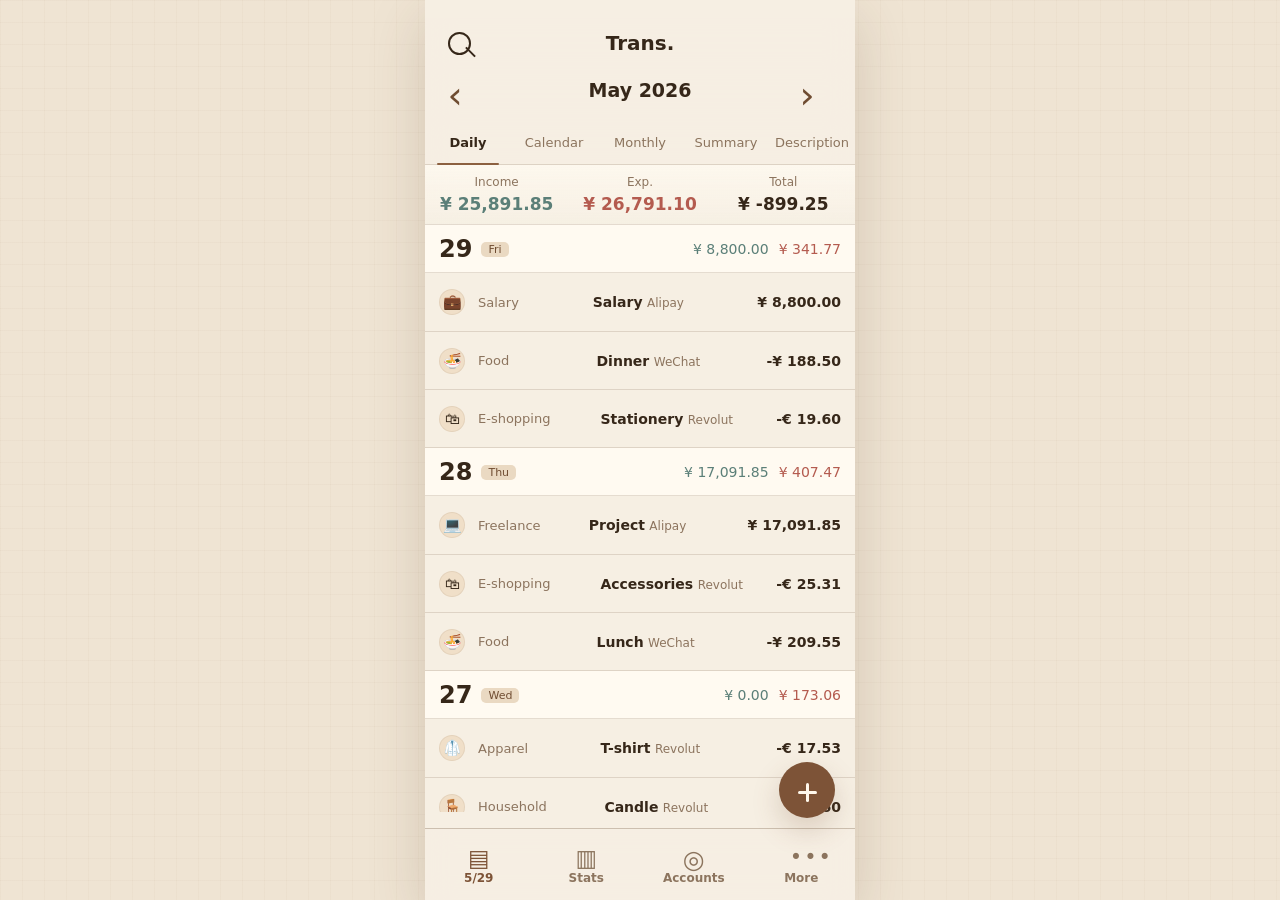
<file: index.html>
<!doctype html>
<html lang="zh-CN">
  <head>
    <meta charset="utf-8" />
    <meta name="viewport" content="width=device-width, initial-scale=1, viewport-fit=cover, maximum-scale=1, user-scalable=no" />
    <title>Aurum Ledger</title>
    <meta name="theme-color" content="#f6efe3" />
    <meta name="apple-mobile-web-app-capable" content="yes" />
    <meta name="apple-mobile-web-app-status-bar-style" content="default" />
    <meta name="apple-mobile-web-app-title" content="Aurum Ledger" />
    <link rel="manifest" href="./manifest.json" />
    <link rel="apple-touch-icon" href="./icon.svg" />
    <link rel="stylesheet" href="./styles.css?v=20260530c" />
  </head>
  <body>
    <main class="phone-shell" aria-label="Aurum Ledger money tracker">
      <section class="screen is-active" id="screen-trans" aria-labelledby="trans-title">
        <header class="topbar">
          <button class="icon-btn" id="search-btn" aria-label="Search">
            <span class="icon search"></span>
          </button>
          <h1 id="trans-title">Trans.</h1>
          <span></span>
        </header>

        <div class="month-switch">
          <button class="plain-btn month-nav" data-step="-1" aria-label="上个月">‹</button>
          <strong id="trans-month-title">May 2026</strong>
          <button class="plain-btn month-nav" data-step="1" aria-label="下个月">›</button>
        </div>

        <nav class="view-tabs" aria-label="交易展示方式">
          <button class="view-tab is-active" data-view="daily">Daily</button>
          <button class="view-tab" data-view="calendar">Calendar</button>
          <button class="view-tab" data-view="monthly">Monthly</button>
          <button class="view-tab" data-view="summary">Summary</button>
          <button class="view-tab" data-view="description">Description</button>
        </nav>

        <section class="monthly-strip" aria-label="本月收支">
          <div>
            <span>Income</span>
            <strong class="income" id="trans-income">¥ 0.00</strong>
          </div>
          <div>
            <span>Exp.</span>
            <strong class="expense" id="trans-expense">¥ 0.00</strong>
          </div>
          <div>
            <span>Total</span>
            <strong id="trans-total">¥ 0.00</strong>
          </div>
        </section>

        <section class="trans-view is-active" id="view-daily" aria-label="每日交易列表">
          <div id="daily-list"></div>
        </section>

        <section class="trans-view" id="view-calendar" aria-label="日历交易">
          <div class="calendar-grid" id="calendar-grid"></div>
        </section>

        <section class="trans-view" id="view-monthly" aria-label="月度交易">
          <div class="month-cards" id="monthly-list"></div>
        </section>

        <section class="trans-view" id="view-summary" aria-label="分类摘要">
          <div class="summary-list" id="summary-list"></div>
        </section>

        <section class="trans-view" id="view-description" aria-label="描述列表">
          <div class="description-list" id="description-list"></div>
        </section>
      </section>

      <section class="screen" id="screen-stats" aria-labelledby="stats-title">
        <header class="topbar topbar-stats">
          <div class="segmented" role="tablist" aria-label="统计类型">
            <button class="is-active" data-stats-mode="stats">Stats</button>
            <button data-stats-mode="budget">Budget</button>
          </div>
          <button class="icon-btn budget-edit-btn" id="budget-edit-btn" aria-label="Edit budget">
            <span class="icon pencil"></span>
          </button>
          <select class="period-select" aria-label="统计周期">
            <option>M</option>
            <option>Y</option>
          </select>
        </header>
        <div class="month-switch">
          <button class="plain-btn month-nav" data-step="-1" aria-label="上个月">‹</button>
          <h1 id="stats-title">May 2026</h1>
          <button class="plain-btn month-nav" data-step="1" aria-label="下个月">›</button>
        </div>
        <section class="stats-toggle">
          <button>Income <span id="stats-income">¥ 0.00</span></button>
          <button class="is-active">Exp. <span id="stats-expense">¥ 0.00</span></button>
        </section>
        <div class="stats-content is-active" id="stats-content">
          <section class="chart-panel">
            <div class="donut" id="donut-chart" aria-label="支出分类占比图"></div>
            <div class="donut-center">
              <span>Outcome</span>
              <strong id="donut-total">¥ 0.00</strong>
            </div>
          </section>
          <section class="rank-list" id="rank-list" aria-label="支出排行"></section>
        </div>
        <div class="stats-content" id="budget-content">
          <section class="budget-overview">
            <div>
              <span>Remaining(Monthly)</span>
              <strong id="budget-remaining">¥ 0.00</strong>
            </div>
            <button class="setting-pill" id="budget-setting-btn">Budget Setting ›</button>
            <div class="budget-progress">
              <div class="progress-meta">
                <span>Monthly</span>
                <strong id="budget-monthly">¥ 0.00</strong>
              </div>
              <div class="progress-track"><span id="budget-progress-bar"></span></div>
              <div class="progress-meta">
                <strong id="budget-used">0.00</strong>
                <strong id="budget-percent">0%</strong>
              </div>
            </div>
          </section>
          <section class="budget-list" id="budget-list" aria-label="预算分类"></section>
        </div>
      </section>

      <section class="screen" id="screen-accounts" aria-labelledby="accounts-title">
        <header class="topbar">
          <span></span>
          <h1 id="accounts-title">Accounts</h1>
          <div class="top-actions">
            <button class="icon-btn" id="edit-account-btn" aria-label="Edit accounts">
              <span class="icon pencil"></span>
            </button>
            <button class="icon-btn" id="add-account-btn" aria-label="Add account">
              <span class="icon plus"></span>
            </button>
          </div>
        </header>
        <section class="account-summary">
          <div>
            <span>Assets</span>
            <strong class="income" id="asset-total">¥ 0.00</strong>
          </div>
          <div>
            <span>Liabilities</span>
            <strong class="expense" id="liability-total">¥ 0.00</strong>
          </div>
          <div>
            <span>Total</span>
            <strong id="net-total">¥ 0.00</strong>
          </div>
        </section>
        <section class="currency-panel">
          <select id="display-currency">
            <option value="CNY">CNY ¥</option>
            <option value="EUR">EUR €</option>
            <option value="USD">USD US$</option>
          </select>
          <input id="manual-rate" type="number" min="0" step="0.0001" aria-label="Exchange rate" />
          <button id="apply-manual-rate" class="gold-btn">Apply</button>
        </section>
        <section class="account-list" id="account-list"></section>
      </section>

      <section class="screen" id="screen-more" aria-labelledby="more-title">
        <header class="topbar">
          <span></span>
          <h1 id="more-title">More</h1>
          <strong class="version">1.0 AF</strong>
        </header>
        <section class="settings-list">
          <h2>Data</h2>
          <button id="export-records-btn"><span class="mini-icon export-icon" aria-hidden="true"></span><span class="setting-label"><strong>Export Records</strong><small>Export Trans. data for a date range</small></span></button>
          <button id="import-records-btn"><span class="mini-icon import-icon" aria-hidden="true"></span><span class="setting-label"><strong>Import Records</strong><small>Restore Trans. data from a backup file</small></span></button>
          <h2>Preferences</h2>
          <button id="language-btn"><span class="mini-icon">Aa</span><span class="setting-label"><strong>Language</strong><small id="language-summary">English</small></span></button>
        </section>
      </section>

      <button class="fab" id="add-trans-btn" aria-label="Add transaction">
        <span class="icon plus"></span>
      </button>

      <nav class="bottom-nav" aria-label="主导航">
        <button class="nav-item is-active" data-screen="trans">
          <span class="nav-icon book"></span>
          <strong>5/29</strong>
        </button>
        <button class="nav-item" data-screen="stats">
          <span class="nav-icon bars"></span>
          <strong>Stats</strong>
        </button>
        <button class="nav-item" data-screen="accounts">
          <span class="nav-icon coins"></span>
          <strong>Accounts</strong>
        </button>
        <button class="nav-item" data-screen="more">
          <span class="nav-icon dots"></span>
          <strong>More</strong>
        </button>
      </nav>
    </main>

    <dialog class="modal" id="transaction-modal">
      <form method="dialog" class="modal-card" id="transaction-form">
        <header>
          <button value="cancel" class="icon-btn" aria-label="Close">‹</button>
          <h2 id="transaction-modal-title">Add Trans.</h2>
          <button value="save" class="gold-text">Save</button>
        </header>
        <input name="id" type="hidden" />
        <div class="type-switch">
          <input type="radio" id="type-income" name="type" value="income" />
          <label for="type-income">Income</label>
          <input type="radio" id="type-expense" name="type" value="expense" checked />
          <label for="type-expense">Expense</label>
          <input type="radio" id="type-transfer" name="type" value="transfer" />
          <label for="type-transfer">Transfer</label>
        </div>
        <label>Date <input name="date" type="date" value="2026-05-29" /></label>
        <label>Amount <input name="amount" type="number" min="0" step="0.01" value="88" /></label>
        <label>Currency
          <select name="currency">
            <option value="CNY">CNY ¥</option>
            <option value="EUR">EUR €</option>
            <option value="USD">USD US$</option>
          </select>
        </label>
        <div class="normal-fields" id="normal-fields">
        <label>Category
          <input name="category" type="hidden" value="Food" />
          <button type="button" class="line-picker" id="category-picker-btn">🍜 Food</button>
        </label>
        <label>Account
          <select name="account" id="trans-account-select"></select>
        </label>
        </div>
        <div class="transfer-fields" id="transfer-fields">
          <label>From <select name="fromAccount" id="transfer-from-select"></select></label>
          <label>To <select name="toAccount" id="transfer-to-select"></select></label>
          <label>Exchange rate <input name="transferRate" type="number" min="0" step="0.0001" value="7.82" /></label>
          <label>To amount <input name="toAmount" type="number" min="0" step="0.01" value="688.16" /></label>
          <label>Fees <input name="fees" type="number" min="0" step="0.01" value="0" /></label>
        </div>
        <label>Note <input name="note" type="text" value="Coffee" /></label>
        <label>Description <textarea name="description" rows="3" placeholder="Add memo, receipt or details"></textarea></label>
        <div class="modal-actions">
          <button value="delete" class="danger-btn" id="delete-transaction-btn">Delete</button>
          <button value="cancel" class="outline-btn">Cancel</button>
          <button value="save" class="gold-btn">Add transaction</button>
        </div>
      </form>
    </dialog>

    <dialog class="modal" id="account-modal">
      <form method="dialog" class="modal-card" id="account-form">
        <header>
          <button value="cancel" class="icon-btn" aria-label="Close">‹</button>
          <h2 id="account-modal-title">Add Account</h2>
          <button value="save" class="gold-text">Save</button>
        </header>
        <input name="id" type="hidden" />
        <label>Name <input name="name" type="text" value="New Wallet" /></label>
        <label>Group
          <select name="group">
            <option>Cash</option>
            <option>Accounts</option>
            <option>Card</option>
            <option>Investments</option>
          </select>
        </label>
        <label>Currency
          <select name="currency">
            <option value="CNY">CNY ¥</option>
            <option value="EUR">EUR €</option>
            <option value="USD">USD US$</option>
          </select>
        </label>
        <label>Balance <input name="balance" type="number" step="0.01" value="1000" /></label>
        <label class="check-row"><input name="liability" type="checkbox" /> Liability account</label>
        <div class="modal-actions">
          <button value="delete" class="danger-btn" id="delete-account-btn">Delete</button>
          <button value="cancel" class="outline-btn">Cancel</button>
          <button value="save" class="gold-btn">Add account</button>
        </div>
      </form>
    </dialog>

    <dialog class="modal sheet-modal" id="category-modal">
      <form method="dialog" class="modal-card compact-card category-card" id="category-form">
        <header>
          <button value="cancel" class="icon-btn" aria-label="Close">‹</button>
          <h2>Category</h2>
          <div class="sheet-actions">
            <button type="button" class="icon-btn" id="category-edit-btn" aria-label="Edit categories"><span class="icon pencil"></span></button>
            <button value="cancel" class="icon-btn" aria-label="Close category">×</button>
          </div>
        </header>
        <section class="category-grid" id="category-grid"></section>
      </form>
    </dialog>

    <dialog class="modal" id="search-modal">
      <form class="modal-card compact-card" id="search-form">
        <header>
          <button type="button" class="icon-btn" id="close-search-btn" aria-label="Close">‹</button>
          <h2>Search</h2>
          <button type="submit" class="gold-text">Done</button>
        </header>
        <input id="search-input" type="search" placeholder="Search category, account, note, description..." />
        <section class="description-list" id="search-results"></section>
      </form>
    </dialog>

    <dialog class="modal" id="budget-detail-modal">
      <form method="dialog" class="modal-card compact-card">
        <header>
          <button value="cancel" class="icon-btn" aria-label="Back">‹</button>
          <h2 id="budget-detail-title">Category</h2>
          <button value="edit" class="icon-btn" id="budget-detail-edit" aria-label="Edit budget"><span class="icon pencil"></span></button>
        </header>
        <section class="account-summary">
          <div><span>Budget</span><strong id="detail-budget">¥ 0.00</strong></div>
          <div><span>Used Amount</span><strong class="expense" id="detail-used">¥ 0.00</strong></div>
          <div><span>Remaining</span><strong id="detail-remaining">¥ 0.00</strong></div>
        </section>
        <section class="mini-chart" id="detail-chart"></section>
        <section class="description-list" id="budget-detail-list"></section>
      </form>
    </dialog>

    <dialog class="modal" id="budget-setting-modal">
      <form method="dialog" class="modal-card compact-card" id="budget-setting-form">
        <header>
          <button value="cancel" class="icon-btn" aria-label="Close">‹</button>
          <h2>Budget Setting</h2>
          <button value="save" class="gold-text">Save</button>
        </header>
        <label>Total Budget <input name="total" type="number" min="0" step="0.01" /></label>
        <section class="budget-setting-list" id="budget-setting-list"></section>
        <div class="modal-actions two-actions">
          <button value="cancel" class="outline-btn">Cancel</button>
          <button value="save" class="gold-btn">Save budget</button>
        </div>
      </form>
    </dialog>

    <dialog class="modal" id="data-modal">
      <form method="dialog" class="modal-card compact-card" id="data-form">
        <header>
          <button value="cancel" class="icon-btn" aria-label="Close">‹</button>
          <h2 id="data-title">Export Records</h2>
          <button value="confirm" class="gold-text">OK</button>
        </header>
        <input name="mode" type="hidden" />
        <label>Start <input name="start" type="date" value="2026-05-01" /></label>
        <label>End <input name="end" type="date" value="2026-05-31" /></label>
        <label class="import-only">File <input name="file" type="file" accept="application/json,.json" /></label>
        <p class="setting-description" id="data-description"></p>
        <div class="modal-actions two-actions">
          <button value="cancel" class="outline-btn">Cancel</button>
          <button value="confirm" class="gold-btn" id="data-confirm-btn">Export</button>
        </div>
      </form>
    </dialog>

    <dialog class="modal" id="language-modal">
      <form method="dialog" class="modal-card compact-card" id="language-form">
        <header>
          <button value="cancel" class="icon-btn" aria-label="Close">‹</button>
          <h2>Language</h2>
          <button value="save" class="gold-text">Save</button>
        </header>
        <label>Language
          <select name="language">
            <option value="en">English</option>
            <option value="zh">中文</option>
            <option value="system">Follow System</option>
          </select>
        </label>
        <p class="setting-description">Default is English. Changing this updates the app labels immediately.</p>
        <div class="modal-actions two-actions">
          <button value="cancel" class="outline-btn">Cancel</button>
          <button value="save" class="gold-btn">Save language</button>
        </div>
      </form>
    </dialog>

    <div class="toast" id="toast" role="status" aria-live="polite"></div>

    <script src="./app.js?v=20260530b"></script>
  </body>
</html>
</file>
<file: styles.css>
:root {
  color-scheme: dark;
  --bg: #090907;
  --panel: #121210;
  --panel-2: #1a1915;
  --panel-3: #23211b;
  --line: rgba(218, 187, 117, 0.15);
  --line-strong: rgba(218, 187, 117, 0.28);
  --text: #f7f1e4;
  --muted: #9b9588;
  --faint: #69645d;
  --gold: #dabb75;
  --gold-2: #f2d58b;
  --red: #ff615d;
  --blue: #5aa9ff;
  --green: #74d88a;
  --shadow: rgba(0, 0, 0, 0.42);
  font-family: Inter, ui-sans-serif, system-ui, -apple-system, BlinkMacSystemFont, "Segoe UI", sans-serif;
}

* {
  box-sizing: border-box;
}

[hidden] {
  display: none !important;
}

body {
  min-height: 100vh;
  overflow: hidden;
  touch-action: manipulation;
  -webkit-text-size-adjust: 100%;
  margin: 0;
  display: grid;
  place-items: center;
  background:
    radial-gradient(circle at top left, rgba(218, 187, 117, 0.12), transparent 36rem),
    linear-gradient(145deg, #050504 0%, #16140f 52%, #090907 100%);
  color: var(--text);
}

button,
input,
select,
textarea {
  font: inherit;
}

button {
  color: inherit;
}

.phone-shell {
  position: relative;
  width: min(100vw, 430px);
  height: min(100vh, 932px);
  min-height: 760px;
  overflow: hidden;
  background: var(--bg);
  border: 1px solid rgba(242, 213, 139, 0.18);
  box-shadow: 0 24px 80px var(--shadow);
}

.screen {
  display: none;
  height: 100%;
  min-height: 0;
  overflow: hidden;
  padding: 28px 0 104px;
  scrollbar-color: var(--gold) transparent;
}

.screen.is-active {
  display: flex;
  flex-direction: column;
}

.topbar {
  display: grid;
  grid-template-columns: 96px 1fr 96px;
  align-items: center;
  min-height: 60px;
  padding: 0 18px;
}

.topbar h1,
.month-switch h1 {
  margin: 0;
  text-align: center;
  font-size: 24px;
  line-height: 1;
  font-weight: 720;
  letter-spacing: 0;
}

.top-actions {
  display: flex;
  justify-content: flex-end;
  gap: 10px;
}

.icon-btn,
.plain-btn {
  width: 42px;
  height: 42px;
  display: inline-grid;
  place-items: center;
  border: 0;
  background: transparent;
  cursor: pointer;
}

.plain-btn {
  font-size: 48px;
  color: var(--text);
}

.month-switch {
  display: grid;
  grid-template-columns: 64px 1fr 64px;
  align-items: center;
  padding: 8px 12px 18px;
}

.month-switch strong {
  text-align: center;
  font-size: 22px;
}

.view-tabs {
  display: grid;
  grid-template-columns: repeat(5, minmax(0, 1fr));
  border-bottom: 1px solid var(--line);
}

.view-tab {
  position: relative;
  min-height: 52px;
  border: 0;
  background: transparent;
  color: var(--muted);
  font-size: 15px;
  cursor: pointer;
}

.view-tab.is-active {
  color: var(--text);
  font-weight: 760;
}

.view-tab.is-active::after {
  content: "";
  position: absolute;
  inset: auto 12px -1px;
  height: 3px;
  background: linear-gradient(90deg, var(--gold), var(--gold-2));
  border-radius: 999px;
}

.monthly-strip,
.account-summary {
  display: grid;
  grid-template-columns: repeat(3, 1fr);
  padding: 14px 0;
  border-bottom: 1px solid var(--line-strong);
  background: rgba(255, 255, 255, 0.015);
}

.monthly-strip div,
.account-summary div {
  display: grid;
  gap: 5px;
  text-align: center;
}

.monthly-strip span,
.account-summary span,
.currency-panel label {
  color: var(--muted);
  font-size: 14px;
}

.monthly-strip strong,
.account-summary strong {
  font-size: 20px;
}

.income {
  color: var(--blue);
}

.expense {
  color: var(--red);
}

.trans-view {
  display: none;
  min-height: 0;
}

.trans-view.is-active {
  display: block;
  flex: 1;
  overflow-y: auto;
  -webkit-overflow-scrolling: touch;
}

#screen-stats .stats-content.is-active,
#screen-more .settings-list,
#screen-accounts .account-list {
  flex: 1;
  min-height: 0;
  overflow-y: auto;
  -webkit-overflow-scrolling: touch;
}

.day-group {
  border-bottom: 1px solid var(--line);
}

.day-head {
  display: grid;
  grid-template-columns: 1fr auto auto;
  gap: 14px;
  align-items: center;
  padding: 14px 16px 12px;
  background: var(--panel);
  border-bottom: 1px solid rgba(255, 255, 255, 0.04);
}

.day-title {
  display: flex;
  align-items: center;
  gap: 9px;
}

.day-number {
  font-size: 28px;
  font-weight: 840;
}

.weekday {
  padding: 2px 8px;
  border-radius: 5px;
  background: rgba(247, 241, 228, 0.18);
  color: var(--text);
  font-size: 13px;
}

.day-income,
.day-expense {
  font-size: 16px;
  white-space: nowrap;
}

.transaction-row {
  display: grid;
  grid-template-columns: 34px minmax(0, 0.72fr) minmax(0, 1fr) auto;
  gap: 9px;
  align-items: center;
  width: 100%;
  min-height: 72px;
  padding: 10px 16px;
  border: 0;
  background: transparent;
  color: inherit;
  text-align: left;
  cursor: pointer;
}

.transaction-row:hover,
.transaction-row:focus-visible,
.description-row:hover,
.description-row:focus-visible,
.account-row:not(.is-group):hover,
.account-row:not(.is-group):focus-visible,
.settings-list button:hover,
.settings-list button:focus-visible {
  background: rgba(218, 187, 117, 0.08);
  outline: none;
}

.transaction-row + .transaction-row {
  border-top: 1px solid rgba(255, 255, 255, 0.04);
}

.emoji {
  display: grid;
  place-items: center;
  width: 30px;
  height: 30px;
  border-radius: 50%;
  background: rgba(218, 187, 117, 0.1);
  font-size: 18px;
}

.category,
.subtext {
  overflow: hidden;
  color: var(--muted);
  text-overflow: ellipsis;
  white-space: nowrap;
}

.note {
  overflow: hidden;
  font-weight: 760;
  text-overflow: ellipsis;
  white-space: nowrap;
}

.subtext {
  margin-top: 3px;
  font-size: 13px;
}

.amount {
  font-size: 17px;
  font-weight: 760;
  white-space: nowrap;
}

.calendar-grid {
  display: grid;
  grid-template-columns: repeat(7, 1fr);
  gap: 12px 8px;
  padding: 18px 16px 22px;
}

.calendar-cell {
  min-height: 72px;
  display: grid;
  align-content: start;
  justify-items: center;
  gap: 5px;
  padding: 0 2px;
  border: 0;
  background: transparent;
  text-align: center;
}

.calendar-cell strong {
  width: 38px;
  height: 38px;
  display: grid;
  place-items: center;
  margin: 0;
  border-radius: 11px;
  background: var(--panel);
  color: var(--text);
  font-size: 16px;
  font-weight: 760;
}

.calendar-weekday {
  color: var(--muted);
  text-align: center;
  font-size: 13px;
  font-weight: 760;
}

.calendar-amounts {
  display: grid;
  gap: 1px;
  min-height: 28px;
  justify-items: center;
}

.calendar-amounts em {
  display: block;
  font-size: 11px;
  font-style: normal;
  font-weight: 760;
  line-height: 1.25;
  white-space: nowrap;
}

.calendar-cell.is-muted {
  opacity: 0.28;
}

.calendar-cell.is-today strong {
  background: transparent;
  box-shadow: inset 0 0 0 2px var(--blue);
}

.month-cards,
.summary-list,
.description-list,
.rank-list,
.budget-list,
.account-list,
.settings-list,
.budget-setting-list {
  display: grid;
}

.month-card,
.summary-row,
.description-row,
.rank-row,
.account-row,
.settings-list button {
  display: grid;
  grid-template-columns: auto 1fr auto;
  align-items: center;
  gap: 14px;
  min-height: 72px;
  padding: 14px 18px;
  border: 0;
  border-bottom: 1px solid var(--line);
  background: transparent;
  color: inherit;
  text-align: left;
}

.description-row,
.account-row:not(.is-group) {
  width: 100%;
  cursor: pointer;
}

.month-card {
  grid-template-columns: 1fr auto;
}

.summary-row small {
  display: block;
  margin-top: 4px;
  color: var(--muted);
  font-size: 12px;
  font-weight: 560;
}

.summary-row > strong {
  text-align: right;
}

.topbar-stats {
  grid-template-columns: 1fr 42px 74px;
  gap: 12px;
}

.budget-edit-btn {
  visibility: hidden;
}

.budget-edit-btn.is-visible {
  visibility: visible;
}

.segmented,
.type-switch {
  display: grid;
  padding: 3px;
  border: 1px solid var(--line);
  border-radius: 10px;
  background: #0f0f0e;
}

.segmented {
  grid-template-columns: repeat(2, 1fr);
}

.type-switch {
  grid-template-columns: repeat(3, 1fr);
}

.segmented button,
.type-switch label {
  min-height: 42px;
  display: grid;
  place-items: center;
  border: 0;
  border-radius: 7px;
  background: transparent;
  color: var(--muted);
}

.segmented .is-active,
.type-switch input:checked + label {
  background: linear-gradient(135deg, var(--gold), var(--gold-2));
  color: #17130a;
  font-weight: 820;
}

.type-switch input {
  position: absolute;
  opacity: 0;
  pointer-events: none;
}

.period-select,
.currency-panel select,
.modal-card select,
.modal-card input,
.modal-card textarea {
  min-height: 44px;
  border: 1px solid var(--line-strong);
  border-radius: 9px;
  background: var(--panel);
  color: var(--text);
}

.period-select {
  padding: 0 10px;
}

.stats-toggle {
  display: grid;
  grid-template-columns: 1fr 1fr;
  border-bottom: 1px solid var(--line);
}

.stats-toggle button {
  min-height: 58px;
  border: 0;
  border-bottom: 3px solid transparent;
  background: transparent;
  color: var(--muted);
  font-weight: 760;
}

.stats-toggle .is-active {
  border-color: var(--gold);
  color: var(--text);
}

.stats-content {
  display: none;
}

.stats-content.is-active {
  display: block;
}

.chart-panel {
  position: relative;
  display: grid;
  place-items: center;
  min-height: 310px;
  border-bottom: 1px solid var(--line);
}

.donut {
  position: relative;
  display: grid;
  place-items: center;
  width: 238px;
  aspect-ratio: 1;
  border-radius: 50%;
  filter: drop-shadow(0 14px 30px rgba(218, 187, 117, 0.16));
}

.donut::after {
  content: none;
}

.donut svg {
  width: 100%;
  height: 100%;
  transform: rotate(-90deg);
}

.donut-center {
  position: absolute;
  top: 50%;
  left: 50%;
  z-index: 1;
  width: 124px;
  height: 124px;
  display: grid;
  place-content: center;
  gap: 7px;
  border: 1px solid var(--line);
  border-radius: 50%;
  background: var(--bg);
  text-align: center;
  transform: translate(-50%, -50%);
}

.donut-center span {
  color: var(--muted);
}

.donut-center strong {
  color: var(--gold-2);
}

.rank-row {
  grid-template-columns: 76px 1fr auto;
}

.budget-overview {
  display: grid;
  grid-template-columns: 1fr auto;
  gap: 18px;
  padding: 22px 18px;
  border-bottom: 1px solid var(--line);
}

.budget-overview span {
  color: var(--muted);
}

.budget-overview > div:first-child strong {
  display: block;
  margin-top: 14px;
  font-size: 34px;
  font-weight: 520;
}

.setting-pill {
  align-self: start;
  min-height: 48px;
  padding: 0 18px;
  border: 0;
  border-radius: 8px;
  background: var(--panel);
  color: var(--text);
  font-weight: 760;
}

.budget-progress {
  grid-column: 1 / -1;
  display: grid;
  gap: 8px;
}

.progress-track,
.budget-bar {
  overflow: hidden;
  height: 24px;
  border-radius: 7px;
  background: rgba(255, 255, 255, 0.06);
}

.progress-track span,
.budget-bar span {
  display: block;
  height: 100%;
  border-radius: inherit;
  background: var(--blue);
}

.progress-track span.is-over,
.budget-bar span.is-over,
.mini-bar.is-over {
  background: var(--red);
}

.progress-meta {
  display: flex;
  justify-content: space-between;
}

.budget-row {
  display: grid;
  grid-template-columns: minmax(118px, 0.8fr) minmax(120px, 1fr) auto;
  gap: 12px;
  align-items: center;
  min-height: 82px;
  padding: 14px 18px;
  border: 0;
  border-bottom: 1px solid var(--line);
  background: transparent;
  color: inherit;
  text-align: left;
  cursor: pointer;
}

.budget-row:hover,
.budget-row:focus-visible {
  background: rgba(218, 187, 117, 0.08);
  outline: none;
}

.budget-name small,
.budget-numbers small {
  display: block;
  margin-top: 5px;
  color: var(--muted);
}

.budget-numbers {
  text-align: right;
}

.mini-chart {
  position: relative;
  display: grid;
  grid-template-columns: repeat(6, 1fr);
  align-items: end;
  min-height: 170px;
  padding: 24px 18px 14px;
  border-bottom: 1px solid var(--line);
  background:
    linear-gradient(rgba(255,255,255,0.035) 1px, transparent 1px),
    linear-gradient(90deg, rgba(255,255,255,0.035) 1px, transparent 1px);
  background-size: 12px 12px;
}

.mini-chart span {
  z-index: 1;
  align-self: end;
  color: var(--muted);
  text-align: center;
}

.mini-chart span.is-active {
  color: var(--red);
}

.mini-bar {
  position: absolute;
  left: 62%;
  bottom: 50px;
  width: 24px;
  background: var(--blue);
}

.budget-input-row {
  grid-template-columns: 1fr 130px !important;
  min-height: 58px;
}

.budget-input-row.is-focused {
  border: 1px solid var(--gold);
  border-radius: 9px;
}

.percent {
  display: inline-grid;
  place-items: center;
  min-width: 52px;
  height: 34px;
  border-radius: 7px;
  background: var(--gold);
  color: #14110a;
  font-weight: 820;
}

.currency-panel {
  display: grid;
  grid-template-columns: 1fr 1fr 88px;
  gap: 10px;
  align-items: center;
  padding: 14px 18px;
  border-bottom: 1px solid var(--line);
}

.currency-panel input {
  min-height: 44px;
  width: 100%;
  padding: 0 12px;
  border: 1px solid var(--line-strong);
  border-radius: 9px;
  background: var(--panel);
  color: var(--text);
}

.gold-btn,
.outline-btn,
.danger-btn {
  min-height: 44px;
  border-radius: 9px;
  cursor: pointer;
}

.gold-btn {
  border: 0;
  background: linear-gradient(135deg, var(--gold), var(--gold-2));
  color: #151109;
  font-weight: 820;
}

.outline-btn {
  border: 1px solid var(--line-strong);
  background: transparent;
  color: var(--text);
}

.danger-btn {
  border: 1px solid rgba(255, 97, 93, 0.38);
  background: rgba(255, 97, 93, 0.1);
  color: var(--red);
  font-weight: 780;
}

.account-row {
  grid-template-columns: 1fr auto;
}

.account-row.is-group {
  min-height: 50px;
  background: var(--panel-2);
  color: var(--muted);
}

.is-editing .account-row:not(.is-group)::after {
  content: "Edit";
  color: var(--gold-2);
  font-size: 12px;
  font-weight: 820;
}

.account-row small {
  display: block;
  margin-top: 4px;
  color: var(--faint);
}

.profile-band {
  display: flex;
  align-items: center;
  gap: 15px;
  padding: 18px;
  border-bottom: 1px solid var(--line);
}

.avatar {
  width: 54px;
  height: 54px;
  display: grid;
  place-items: center;
  border-radius: 50%;
  background: linear-gradient(135deg, var(--gold), #7b5f28);
  color: #130f08;
  font-size: 25px;
  font-weight: 900;
}

.profile-band span,
.version {
  color: var(--muted);
}

.settings-list h2 {
  margin: 0;
  padding: 14px 18px 10px;
  border-bottom: 1px solid var(--line);
  background: var(--panel);
  color: var(--muted);
  font-size: 15px;
  font-weight: 650;
}

.settings-list button {
  grid-template-columns: 42px 1fr;
  color: var(--text);
  font-size: 18px;
}

.settings-list small {
  display: block;
  margin-top: 6px;
  color: var(--faint);
  font-size: 13px;
}

.setting-label {
  display: grid;
  gap: 4px;
}

.setting-label strong {
  font-size: 18px;
}

.mini-icon {
  width: 30px;
  color: var(--gold);
  text-align: center;
}

.fab {
  position: absolute;
  right: 23px;
  bottom: 96px;
  z-index: 4;
  width: 66px;
  height: 66px;
  display: grid;
  place-items: center;
  border: 0;
  border-radius: 50%;
  background: linear-gradient(135deg, var(--gold), var(--gold-2));
  color: #151109;
  box-shadow: 0 15px 34px rgba(218, 187, 117, 0.24);
  cursor: pointer;
}

.bottom-nav {
  position: absolute;
  inset: auto 0 0;
  z-index: 3;
  display: grid;
  grid-template-columns: repeat(4, 1fr);
  min-height: 82px;
  padding-bottom: env(safe-area-inset-bottom);
  border-top: 1px solid var(--line-strong);
  background: rgba(13, 13, 12, 0.94);
  backdrop-filter: blur(18px);
}

.nav-item {
  display: grid;
  place-items: center;
  align-content: center;
  gap: 5px;
  border: 0;
  background: transparent;
  color: var(--muted);
  cursor: pointer;
}

.nav-item.is-active {
  color: var(--gold-2);
}

.nav-item strong {
  font-size: 14px;
  font-weight: 680;
}

.nav-icon,
.icon {
  position: relative;
  display: inline-block;
  width: 26px;
  height: 26px;
}

.icon.search {
  border: 2px solid currentColor;
  border-radius: 50%;
}

.icon.search::after {
  content: "";
  position: absolute;
  width: 13px;
  height: 2px;
  right: -8px;
  bottom: 0;
  background: currentColor;
  transform: rotate(45deg);
}

.icon.plus::before,
.icon.plus::after {
  content: "";
  position: absolute;
  inset: 12px 2px auto;
  height: 3px;
  background: currentColor;
  border-radius: 999px;
}

.icon.plus::after {
  transform: rotate(90deg);
}

.icon.star::before {
  content: "☆";
  font-size: 34px;
  line-height: 24px;
}

.icon.sliders::before {
  content: "☷";
  font-size: 28px;
  line-height: 24px;
}

.icon.pencil::before {
  content: "✎";
  font-size: 34px;
  line-height: 24px;
}

.nav-icon.book::before {
  content: "▤";
  font-size: 27px;
}

.nav-icon.bars::before {
  content: "▥";
  font-size: 28px;
}

.nav-icon.coins::before {
  content: "◎";
  font-size: 30px;
}

.nav-icon.dots::before {
  content: "•••";
  font-size: 25px;
  letter-spacing: 2px;
}

.modal {
  width: min(100vw, 430px);
  max-width: none;
  height: min(100vh, 932px);
  max-height: none;
  margin: auto;
  padding: 0;
  border: 0;
  background: transparent;
  color: var(--text);
}

.modal::backdrop {
  background: rgba(0, 0, 0, 0.64);
}

.modal-card {
  min-height: 100%;
  display: grid;
  align-content: start;
  gap: 16px;
  padding: 28px 16px;
  background: var(--bg);
}

.modal-card header {
  display: grid;
  grid-template-columns: 64px 1fr 64px;
  align-items: center;
}

.modal-card h2 {
  margin: 0;
  text-align: center;
}

.modal-card label {
  display: grid;
  grid-template-columns: 105px 1fr;
  align-items: center;
  gap: 12px;
  color: var(--muted);
}

.normal-fields,
.transfer-fields {
  display: grid;
  gap: 16px;
}

.modal-card input,
.modal-card select,
.modal-card textarea {
  width: 100%;
  padding: 0 12px;
}

.modal-card input[type="checkbox"] {
  width: 24px;
  height: 24px;
  padding: 0;
  accent-color: var(--gold);
}

.modal-card textarea {
  padding-top: 12px;
  resize: vertical;
}

.check-row {
  grid-template-columns: 24px 1fr !important;
}

.modal-actions {
  display: grid;
  grid-template-columns: 0.8fr 1fr 1fr;
  gap: 12px;
  margin-top: 10px;
}

.modal-actions.two-actions {
  grid-template-columns: 1fr 1fr;
}

.gold-text {
  border: 0;
  background: transparent;
  color: var(--gold-2);
  font-weight: 780;
}

.empty-state {
  padding: 36px 18px;
  color: var(--muted);
  text-align: center;
}

.setting-description {
  margin: 0;
  padding: 12px 14px;
  border: 1px solid var(--line);
  border-radius: 9px;
  background: var(--panel);
  color: var(--muted);
  line-height: 1.5;
}

.compact-card {
  min-height: auto;
}

.toast {
  position: absolute;
  left: 18px;
  right: 18px;
  bottom: 96px;
  z-index: 8;
  padding: 12px 14px;
  border: 1px solid var(--line-strong);
  border-radius: 9px;
  background: rgba(18, 18, 16, 0.96);
  color: var(--gold-2);
  text-align: center;
  opacity: 0;
  pointer-events: none;
  transform: translateY(12px);
  transition: opacity 180ms ease, transform 180ms ease;
}

.toast.is-visible {
  opacity: 1;
  transform: translateY(0);
}

/* Refined iPhone density */
body {
  font-size: 14px;
}

.screen {
  padding: 18px 0 88px;
}

.topbar {
  min-height: 50px;
  padding: 0 16px;
}

.topbar h1,
.month-switch h1 {
  font-size: 20px;
  font-weight: 740;
}

.icon-btn,
.plain-btn {
  width: 36px;
  height: 36px;
}

.plain-btn {
  font-size: 38px;
}

.month-switch {
  grid-template-columns: 54px 1fr 54px;
  padding: 4px 12px 12px;
}

.month-switch strong {
  font-size: 19px;
}

.view-tab {
  min-height: 44px;
  font-size: 13px;
}

.monthly-strip,
.account-summary {
  padding: 10px 0;
}

.monthly-strip span,
.account-summary span,
.currency-panel label {
  font-size: 12px;
}

.monthly-strip strong,
.account-summary strong {
  font-size: 17px;
}

.day-head {
  gap: 10px;
  padding: 10px 14px 9px;
}

.day-number {
  font-size: 24px;
}

.weekday {
  padding: 1px 7px;
  font-size: 11px;
}

.day-income,
.day-expense {
  font-size: 14px;
}

.transaction-row {
  grid-template-columns: 30px minmax(0, 0.68fr) minmax(0, 1fr) auto;
  min-height: 58px;
  padding: 8px 14px;
}

.emoji {
  width: 26px;
  height: 26px;
  font-size: 15px;
}

.note {
  font-size: 14px;
}

.category,
.subtext {
  font-size: 13px;
}

.subtext {
  margin-top: 2px;
  font-size: 12px;
}

.amount {
  font-size: 14px;
}

.month-card,
.summary-row,
.description-row,
.rank-row,
.account-row,
.settings-list button {
  min-height: 60px;
  padding: 11px 16px;
  gap: 10px;
}

.calendar-grid {
  padding: 14px 12px 18px;
  gap: 10px 6px;
}

.calendar-cell {
  min-height: 60px;
  padding: 0 1px;
}

.calendar-cell strong {
  width: 34px;
  height: 34px;
  border-radius: 10px;
  font-size: 15px;
}

.calendar-amounts em {
  font-size: 10px;
}

.segmented button,
.type-switch label {
  min-height: 36px;
  font-size: 13px;
}

.topbar-stats {
  grid-template-columns: 1fr 36px 64px;
  gap: 8px;
}

.period-select,
.currency-panel select,
.currency-panel input,
.modal-card select,
.modal-card input,
.modal-card textarea {
  min-height: 38px;
  border-radius: 8px;
  font-size: 14px;
}

.stats-toggle button {
  min-height: 48px;
  font-size: 14px;
}

.chart-panel {
  min-height: 250px;
}

.donut {
  width: 198px;
}

.donut-center {
  width: 104px;
  height: 104px;
  gap: 4px;
}

.rank-row {
  grid-template-columns: 58px 1fr auto;
}

.percent {
  min-width: 44px;
  height: 28px;
  border-radius: 6px;
  font-size: 13px;
}

.budget-overview {
  gap: 12px;
  padding: 16px;
}

.budget-overview > div:first-child strong {
  margin-top: 9px;
  font-size: 28px;
}

.setting-pill {
  min-height: 40px;
  padding: 0 14px;
  font-size: 14px;
}

.progress-track,
.budget-bar {
  height: 18px;
}

.budget-row {
  grid-template-columns: minmax(100px, 0.76fr) minmax(110px, 1fr) auto;
  min-height: 68px;
  padding: 10px 16px;
  gap: 10px;
}

.currency-panel {
  grid-template-columns: 1fr 1fr 74px;
  gap: 8px;
  padding: 12px 16px;
}

.gold-btn,
.outline-btn,
.danger-btn {
  min-height: 38px;
  border-radius: 8px;
  font-size: 14px;
}

.account-row small,
.settings-list small,
.budget-name small,
.budget-numbers small {
  font-size: 11px;
}

.settings-list h2 {
  padding: 11px 16px 8px;
  font-size: 13px;
}

.settings-list button {
  grid-template-columns: 34px 1fr;
  font-size: 15px;
}

.setting-label strong {
  font-size: 15px;
}

.mini-icon {
  position: relative;
  width: 28px;
  height: 28px;
  display: inline-grid;
  place-items: center;
  border: 1px solid var(--line-strong);
  border-radius: 8px;
}

.mini-icon::before,
.mini-icon::after {
  content: "";
  position: absolute;
}

.export-icon::before,
.import-icon::before {
  left: 7px;
  right: 7px;
  bottom: 6px;
  height: 6px;
  border: 2px solid var(--gold);
  border-top: 0;
  border-radius: 0 0 4px 4px;
}

.export-icon::after,
.import-icon::after {
  left: 50%;
  top: 6px;
  width: 8px;
  height: 8px;
  border-right: 2px solid var(--gold-2);
  border-bottom: 2px solid var(--gold-2);
  transform: translateX(-50%) rotate(45deg);
}

.import-icon::after {
  top: 10px;
  transform: translateX(-50%) rotate(225deg);
}

.fab {
  right: 20px;
  bottom: 82px;
  width: 56px;
  height: 56px;
}

.bottom-nav {
  min-height: 72px;
}

.nav-item {
  gap: 3px;
}

.nav-item strong {
  font-size: 12px;
}

.nav-icon,
.icon {
  width: 23px;
  height: 23px;
}

.nav-icon.book::before,
.nav-icon.bars::before {
  font-size: 23px;
}

.nav-icon.coins::before {
  font-size: 25px;
}

.nav-icon.dots::before {
  font-size: 21px;
}

.modal-card {
  gap: 12px;
  padding: 20px 16px;
}

.modal-card header {
  grid-template-columns: 52px 1fr 52px;
}

.modal-card h2 {
  font-size: 20px;
}

.modal-card label {
  grid-template-columns: 92px 1fr;
  gap: 10px;
  font-size: 14px;
}

.modal-card label:not(.check-row) {
  min-height: 48px;
  border-bottom: 1px solid rgba(247, 241, 228, 0.15);
}

.modal-card input:not([type="checkbox"]),
.modal-card select,
.modal-card textarea,
.line-picker {
  min-height: 42px;
  border: 0;
  border-bottom: 1px solid rgba(247, 241, 228, 0.2);
  border-radius: 0;
  background: transparent;
  color: var(--text);
  outline: none;
}

.modal-card input:focus,
.modal-card select:focus,
.modal-card textarea:focus,
.line-picker:focus-visible {
  border-bottom-color: var(--gold-2);
  box-shadow: 0 1px 0 var(--gold-2);
}

.line-picker {
  width: 100%;
  padding: 0 12px;
  text-align: left;
  cursor: pointer;
}

dialog[open].sheet-modal {
  display: grid;
  align-items: end;
}

.sheet-modal .modal-card {
  min-height: auto;
  max-height: min(74vh, 690px);
  border-radius: 18px 18px 0 0;
  padding-bottom: max(18px, env(safe-area-inset-bottom));
}

.category-card header {
  grid-template-columns: 52px 1fr 88px;
}

.sheet-actions {
  display: flex;
  justify-content: flex-end;
  gap: 4px;
}

.category-grid {
  display: grid;
  grid-template-columns: repeat(3, minmax(0, 1fr));
  border-top: 1px solid var(--line);
  border-left: 1px solid var(--line);
  overflow-y: auto;
}

.category-cell {
  position: relative;
  min-height: 82px;
  border: 0;
  border-right: 1px solid var(--line);
  border-bottom: 1px solid var(--line);
  background: transparent;
  color: var(--text);
}

.category-cell > button,
.category-cell.add-category {
  width: 100%;
  min-height: 82px;
  display: grid;
  place-content: center;
  gap: 7px;
  border: 0;
  background: transparent;
  color: inherit;
  cursor: pointer;
}

.category-cell span,
.add-category span {
  font-size: 19px;
}

.category-cell strong {
  font-size: 13px;
  font-weight: 620;
}

.category-delete {
  position: absolute;
  top: 5px;
  right: 5px;
  width: 24px !important;
  min-height: 24px !important;
  display: none !important;
  place-items: center !important;
  border: 1px solid rgba(255, 97, 93, 0.38) !important;
  border-radius: 50%;
  background: rgba(255, 97, 93, 0.12) !important;
  color: var(--red) !important;
}

.category-grid.is-editing .category-delete {
  display: grid !important;
}

.normal-fields,
.transfer-fields {
  gap: 12px;
}

.modal-actions {
  gap: 10px;
  margin-top: 6px;
}

.empty-state {
  padding: 28px 16px;
  font-size: 13px;
}

.toast {
  bottom: 82px;
  padding: 10px 12px;
  font-size: 13px;
}

@media (max-width: 430px) {
  .phone-shell,
  .modal {
    width: 100vw;
    height: 100vh;
    min-height: 100vh;
    border: 0;
  }

  .transaction-row {
    grid-template-columns: 30px minmax(62px, 0.65fr) minmax(80px, 1fr) auto;
    padding-inline: 12px;
  }

  .amount {
    font-size: 13px;
  }
}

/* Japanese minimal Maillard theme */
:root {
  color-scheme: light;
  --bg: #f6efe3;
  --paper: #fffaf1;
  --panel: #fbf3e6;
  --panel-2: #efe3d0;
  --panel-3: #e4d3bd;
  --line: rgba(94, 66, 42, 0.16);
  --line-strong: rgba(94, 66, 42, 0.28);
  --text: #362719;
  --muted: #8c745e;
  --faint: #b2a08f;
  --gold: #9b6b43;
  --gold-2: #c69a6b;
  --red: #b45b4f;
  --blue: #5b7f78;
  --green: #7d8f64;
  --shadow: rgba(82, 55, 31, 0.14);
}

body {
  background:
    linear-gradient(rgba(126, 92, 61, 0.035) 1px, transparent 1px),
    linear-gradient(90deg, rgba(126, 92, 61, 0.03) 1px, transparent 1px),
    #efe4d3;
  background-size: 22px 22px, 22px 22px, auto;
  color: var(--text);
}

.phone-shell {
  background: var(--bg);
  border: 0;
  box-shadow: 0 18px 54px rgba(83, 55, 31, 0.18);
}

.screen {
  scrollbar-color: var(--gold) transparent;
}

.topbar,
.month-switch,
.view-tabs,
.monthly-strip,
.account-summary,
.currency-panel,
.bottom-nav {
  background: rgba(246, 239, 227, 0.94);
  backdrop-filter: blur(14px);
}

.topbar h1,
.month-switch h1,
.month-switch strong,
.note,
.amount,
.account-row strong,
.setting-label strong {
  color: var(--text);
}

.plain-btn {
  color: #6f4c31;
}

.icon-btn,
.plain-btn {
  border-radius: 999px;
}

.icon-btn:hover,
.icon-btn:focus-visible,
.plain-btn:hover,
.plain-btn:focus-visible {
  background: rgba(155, 107, 67, 0.08);
  outline: none;
}

.view-tabs,
.monthly-strip,
.account-summary,
.stats-toggle,
.chart-panel,
.budget-overview,
.currency-panel,
.day-group,
.day-head,
.transaction-row + .transaction-row,
.month-card,
.summary-row,
.description-row,
.rank-row,
.account-row,
.settings-list button,
.settings-list h2,
.mini-chart,
.category-grid,
.category-cell {
  border-color: var(--line);
}

.view-tab.is-active::after {
  height: 2px;
  background: #8c6040;
}

.monthly-strip,
.account-summary {
  background: linear-gradient(180deg, rgba(255, 250, 241, 0.76), rgba(246, 239, 227, 0.9));
}

.day-head,
.account-row.is-group,
.setting-pill,
.calendar-cell,
.donut-center,
.modal-card,
.setting-description,
.toast {
  background: var(--paper);
}

.transaction-row,
.description-row,
.account-row:not(.is-group),
.settings-list button,
.budget-row,
.category-cell > button,
.category-cell.add-category {
  background: transparent;
}

.transaction-row:hover,
.transaction-row:focus-visible,
.description-row:hover,
.description-row:focus-visible,
.account-row:not(.is-group):hover,
.account-row:not(.is-group):focus-visible,
.settings-list button:hover,
.settings-list button:focus-visible,
.budget-row:hover,
.budget-row:focus-visible {
  background: rgba(155, 107, 67, 0.07);
}

.weekday,
.percent {
  background: #ead9c2;
  color: #6f4c31;
}

.emoji {
  background: #f0dfc8;
  box-shadow: inset 0 0 0 1px rgba(94, 66, 42, 0.08);
}

.calendar-cell {
  border: 0;
  background: transparent;
}

.calendar-cell strong {
  background: #ede4d6;
  box-shadow: inset 0 0 0 1px rgba(94, 66, 42, 0.04);
}

.calendar-cell.is-today strong {
  background: #f8f2e8;
  box-shadow: inset 0 0 0 2px #5b7f78;
}

.segmented,
.type-switch {
  border-color: var(--line-strong);
  background: rgba(255, 250, 241, 0.74);
  border-radius: 999px;
}

.segmented button,
.type-switch label {
  border-radius: 999px;
  color: var(--muted);
}

.segmented .is-active,
.type-switch input:checked + label {
  background: #7d5337;
  color: #fff8ec;
  box-shadow: 0 3px 10px rgba(125, 83, 55, 0.16);
}

.period-select,
.currency-panel select,
.currency-panel input {
  border-color: var(--line-strong);
  background: var(--paper);
  color: var(--text);
}

.modal-card input:not([type="checkbox"]),
.modal-card select,
.modal-card textarea,
.line-picker {
  border-bottom-color: rgba(94, 66, 42, 0.2);
  color: var(--text);
}

.modal-card label:not(.check-row) {
  border-bottom-color: rgba(94, 66, 42, 0.12);
}

.modal-card input:focus,
.modal-card select:focus,
.modal-card textarea:focus,
.line-picker:focus-visible {
  border-bottom-color: #8c6040;
  box-shadow: 0 1px 0 #8c6040;
}

.gold-btn,
.fab {
  background: #7d5337;
  color: #fff8ec;
  box-shadow: 0 12px 28px rgba(125, 83, 55, 0.22);
}

.outline-btn {
  border-color: var(--line-strong);
  color: var(--text);
}

.gold-text,
.nav-item.is-active,
.nav-item.is-active strong,
.donut-center strong,
.is-editing .account-row:not(.is-group)::after {
  color: #7d5337;
}

.danger-btn {
  border-color: rgba(180, 91, 79, 0.28);
  background: rgba(180, 91, 79, 0.08);
}

.progress-track,
.budget-bar {
  background: rgba(94, 66, 42, 0.09);
}

.progress-track span,
.budget-bar span,
.mini-bar {
  background: var(--blue);
}

.progress-track span.is-over,
.budget-bar span.is-over,
.mini-bar.is-over {
  background: var(--red);
}

.donut {
  filter: drop-shadow(0 12px 20px rgba(125, 83, 55, 0.12));
}

.mini-chart {
  background:
    linear-gradient(rgba(94, 66, 42, 0.05) 1px, transparent 1px),
    linear-gradient(90deg, rgba(94, 66, 42, 0.05) 1px, transparent 1px);
  background-size: 12px 12px;
}

.bottom-nav {
  border-top-color: var(--line-strong);
}

.modal::backdrop {
  background: rgba(72, 46, 26, 0.28);
}

.sheet-modal .modal-card {
  box-shadow: 0 -18px 44px rgba(82, 55, 31, 0.14);
}

.mini-icon {
  border-color: var(--line-strong);
  background: #fff8ec;
}

.export-icon::before,
.import-icon::before {
  border-color: #7d5337;
}

.export-icon::after,
.import-icon::after {
  border-color: #9b6b43;
}
</file>
